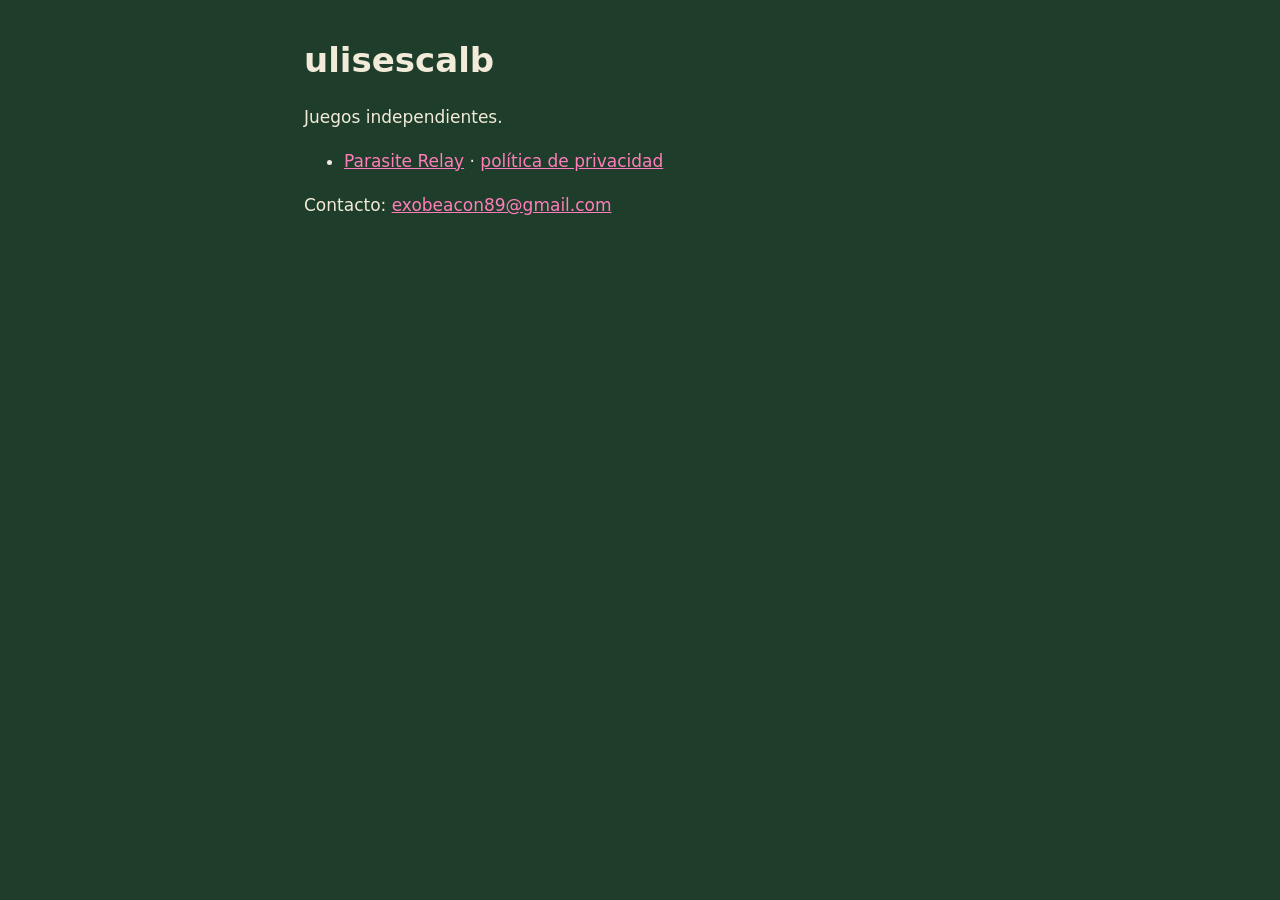
<file: index.html>
<!DOCTYPE html>
<html lang="es">
<head>
<meta charset="utf-8">
<meta name="viewport" content="width=device-width, initial-scale=1">
<title>ulisescalb · juegos</title>
<link rel="stylesheet" href="estilo.css">
</head>
<body>
<main>
<h1>ulisescalb</h1>
<p>Juegos independientes.</p>
<ul>
<li><a href="parasite-relay/">Parasite Relay</a> · <a href="parasite-relay/privacidad/">política de privacidad</a></li>
</ul>
<p>Contacto: <a href="mailto:exobeacon89@gmail.com">exobeacon89@gmail.com</a></p>
</main>
</body>
</html>
</file>
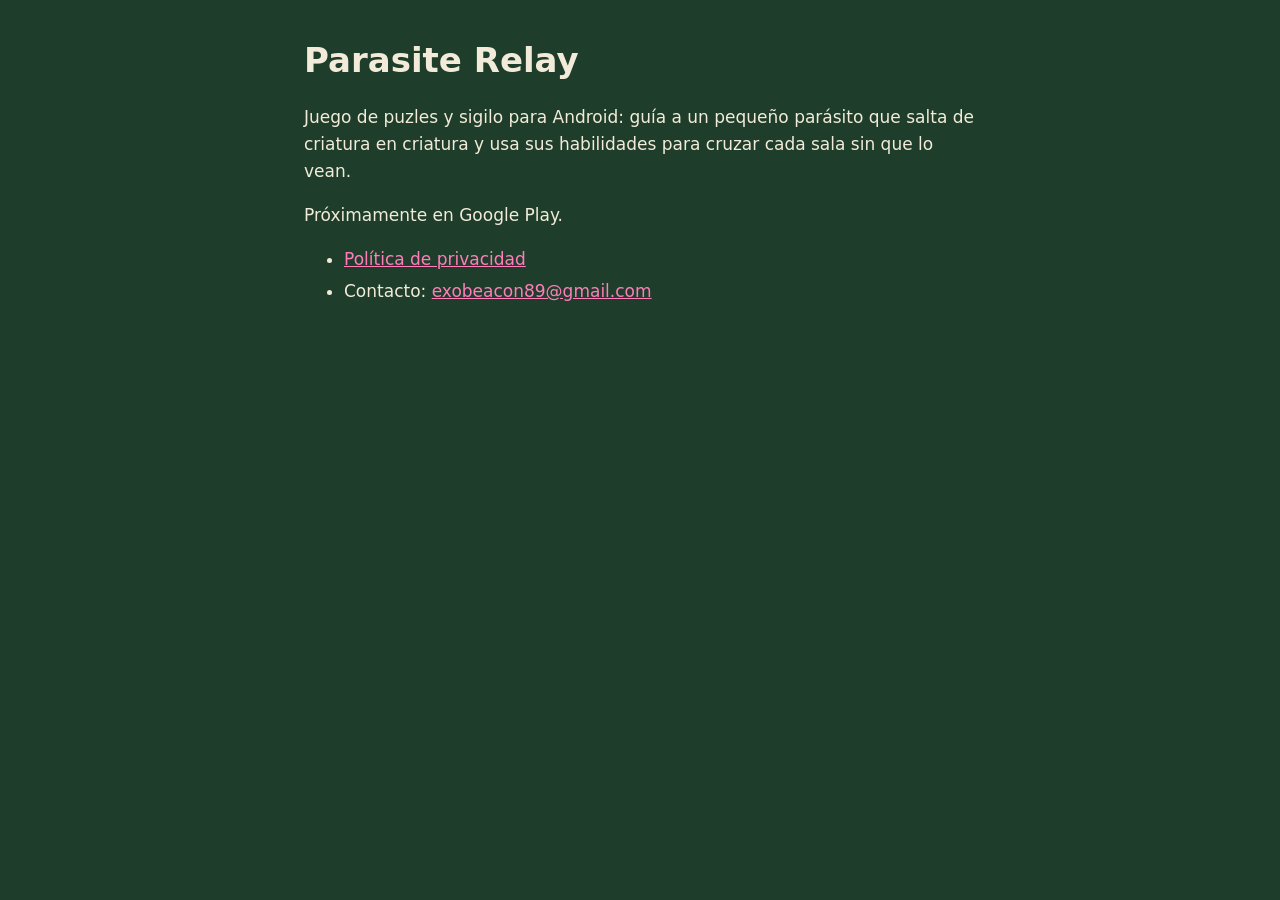
<file: parasite-relay/index.html>
<!DOCTYPE html>
<html lang="es">
<head>
<meta charset="utf-8">
<meta name="viewport" content="width=device-width, initial-scale=1">
<title>Parasite Relay</title>
<link rel="stylesheet" href="../estilo.css">
</head>
<body>
<main>
<h1>Parasite Relay</h1>
<p>Juego de puzles y sigilo para Android: guía a un pequeño parásito que salta de criatura en criatura y usa sus habilidades para cruzar cada sala sin que lo vean.</p>
<p>Próximamente en Google Play.</p>
<ul>
<li><a href="privacidad/">Política de privacidad</a></li>
<li>Contacto: <a href="mailto:exobeacon89@gmail.com">exobeacon89@gmail.com</a></li>
</ul>
</main>
</body>
</html>
</file>
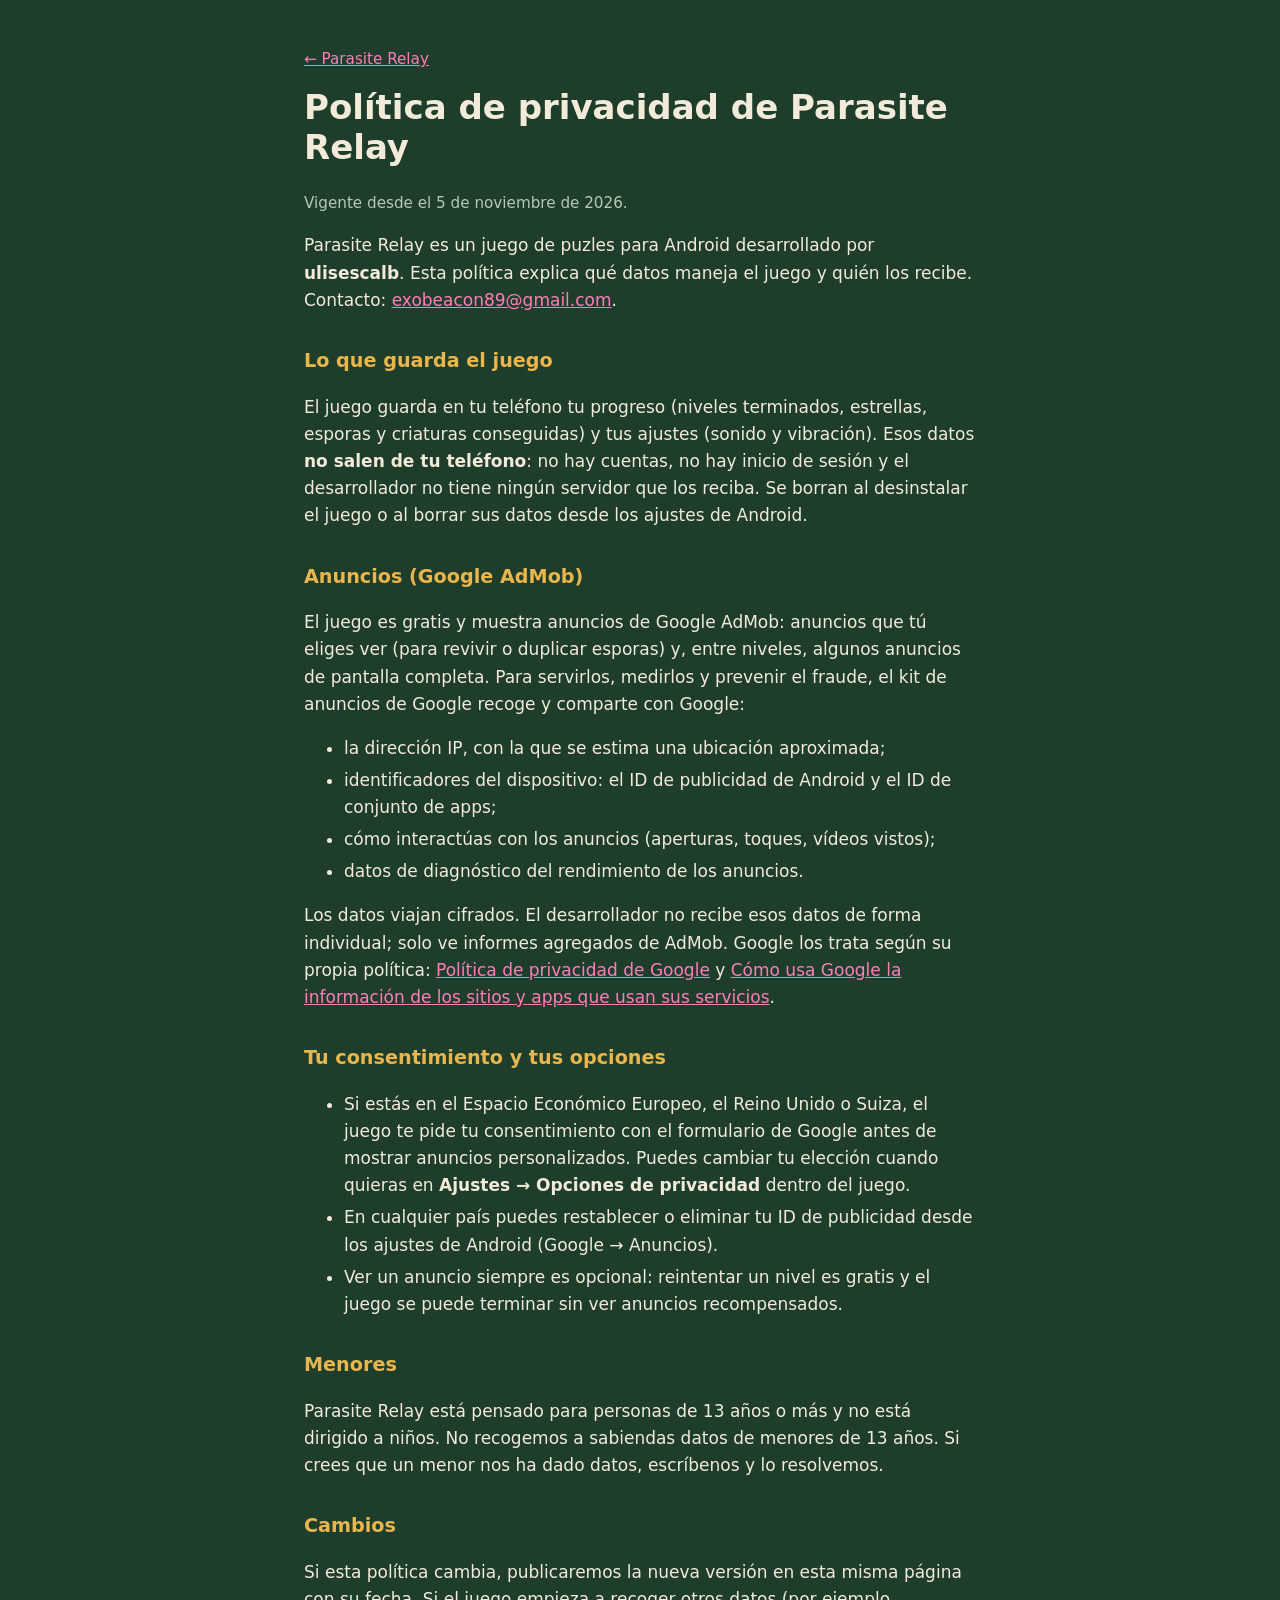
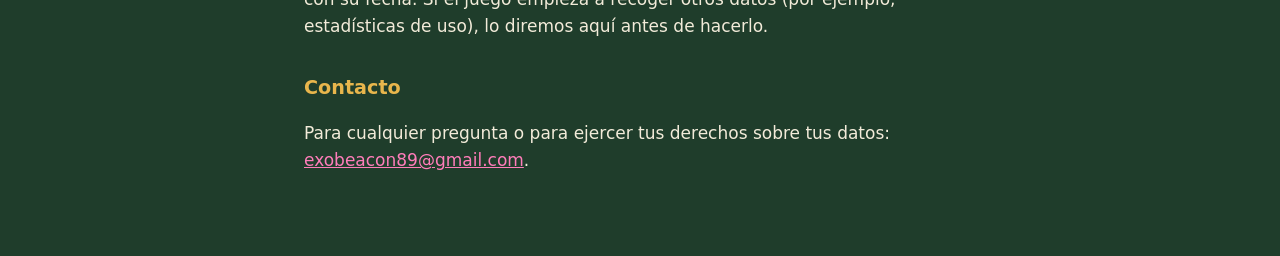
<file: parasite-relay/privacidad/index.html>
<!DOCTYPE html>
<html lang="es">
<head>
<meta charset="utf-8">
<meta name="viewport" content="width=device-width, initial-scale=1">
<title>Parasite Relay · Política de privacidad</title>
<link rel="stylesheet" href="../../estilo.css">
</head>
<body>
<main>
<p class="volver"><a href="../">← Parasite Relay</a></p>
<h1>Política de privacidad de Parasite Relay</h1>
<p class="fecha">Vigente desde el 5 de noviembre de 2026.</p>

<p>Parasite Relay es un juego de puzles para Android desarrollado por <strong>ulisescalb</strong>. Esta política explica qué datos maneja el juego y quién los recibe. Contacto: <a href="mailto:exobeacon89@gmail.com">exobeacon89@gmail.com</a>.</p>

<h2>Lo que guarda el juego</h2>
<p>El juego guarda en tu teléfono tu progreso (niveles terminados, estrellas, esporas y criaturas conseguidas) y tus ajustes (sonido y vibración). Esos datos <strong>no salen de tu teléfono</strong>: no hay cuentas, no hay inicio de sesión y el desarrollador no tiene ningún servidor que los reciba. Se borran al desinstalar el juego o al borrar sus datos desde los ajustes de Android.</p>

<h2>Anuncios (Google AdMob)</h2>
<p>El juego es gratis y muestra anuncios de Google AdMob: anuncios que tú eliges ver (para revivir o duplicar esporas) y, entre niveles, algunos anuncios de pantalla completa. Para servirlos, medirlos y prevenir el fraude, el kit de anuncios de Google recoge y comparte con Google:</p>
<ul>
<li>la dirección IP, con la que se estima una ubicación aproximada;</li>
<li>identificadores del dispositivo: el ID de publicidad de Android y el ID de conjunto de apps;</li>
<li>cómo interactúas con los anuncios (aperturas, toques, vídeos vistos);</li>
<li>datos de diagnóstico del rendimiento de los anuncios.</li>
</ul>
<p>Los datos viajan cifrados. El desarrollador no recibe esos datos de forma individual; solo ve informes agregados de AdMob. Google los trata según su propia política: <a href="https://policies.google.com/privacy">Política de privacidad de Google</a> y <a href="https://policies.google.com/technologies/partner-sites">Cómo usa Google la información de los sitios y apps que usan sus servicios</a>.</p>

<h2>Tu consentimiento y tus opciones</h2>
<ul>
<li>Si estás en el Espacio Económico Europeo, el Reino Unido o Suiza, el juego te pide tu consentimiento con el formulario de Google antes de mostrar anuncios personalizados. Puedes cambiar tu elección cuando quieras en <strong>Ajustes → Opciones de privacidad</strong> dentro del juego.</li>
<li>En cualquier país puedes restablecer o eliminar tu ID de publicidad desde los ajustes de Android (Google → Anuncios).</li>
<li>Ver un anuncio siempre es opcional: reintentar un nivel es gratis y el juego se puede terminar sin ver anuncios recompensados.</li>
</ul>

<h2>Menores</h2>
<p>Parasite Relay está pensado para personas de 13 años o más y no está dirigido a niños. No recogemos a sabiendas datos de menores de 13 años. Si crees que un menor nos ha dado datos, escríbenos y lo resolvemos.</p>

<h2>Cambios</h2>
<p>Si esta política cambia, publicaremos la nueva versión en esta misma página con su fecha. Si el juego empieza a recoger otros datos (por ejemplo, estadísticas de uso), lo diremos aquí antes de hacerlo.</p>

<h2>Contacto</h2>
<p>Para cualquier pregunta o para ejercer tus derechos sobre tus datos: <a href="mailto:exobeacon89@gmail.com">exobeacon89@gmail.com</a>.</p>
</main>
</body>
</html>
</file>
<file: estilo.css>
:root { color-scheme: dark; }
body { margin: 0; background: #1F3D2B; color: #F2EBD9; font: 17px/1.6 system-ui, -apple-system, "Segoe UI", Roboto, sans-serif; }
main { max-width: 42rem; margin: 0 auto; padding: 2rem 1.25rem 4rem; }
h1 { line-height: 1.2; margin-top: 0.5rem; }
h2 { margin-top: 2rem; font-size: 1.2rem; color: #E8B64C; }
a { color: #FF7DBA; }
.fecha, .volver { color: #B9C7B5; font-size: 0.95rem; }
li { margin: 0.3rem 0; }
</file>
